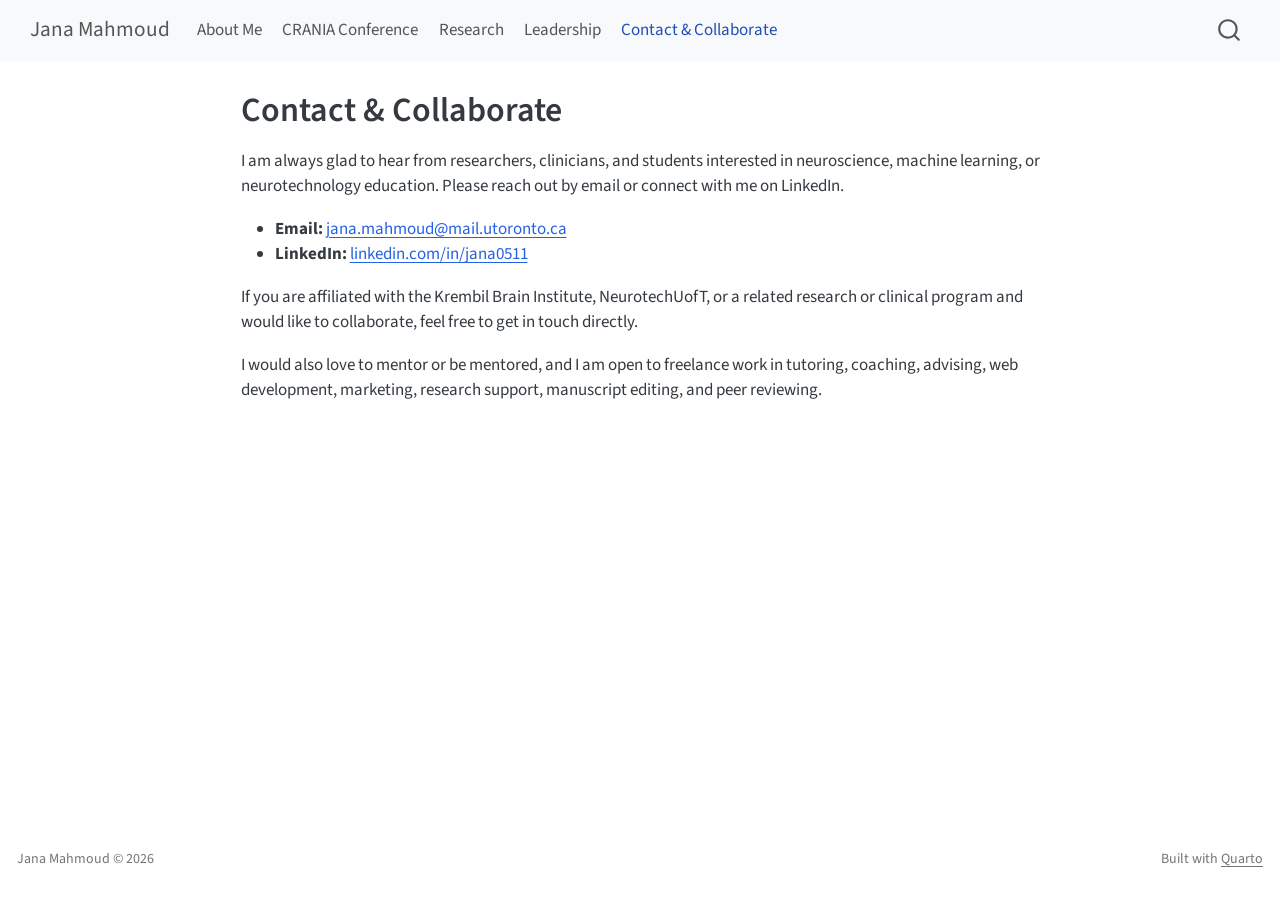
<file: docs/contact.html>
<!DOCTYPE html>
<html xmlns="http://www.w3.org/1999/xhtml" lang="en" xml:lang="en"><head>

<meta charset="utf-8">
<meta name="generator" content="quarto-1.9.38">

<meta name="viewport" content="width=device-width, initial-scale=1.0, user-scalable=yes">


<title>Contact &amp; Collaborate – Jana Mahmoud</title>
<style>
/* Default styles provided by pandoc.
** See https://pandoc.org/MANUAL.html#variables-for-html for config info.
*/
code{white-space: pre-wrap;}
span.smallcaps{font-variant: small-caps;}
div.columns{display: flex; gap: min(4vw, 1.5em);}
div.column{flex: auto; overflow-x: auto;}
div.hanging-indent{margin-left: 1.5em; text-indent: -1.5em;}
ul.task-list{list-style: none;}
ul.task-list li input[type="checkbox"] {
  width: 0.8em;
  margin: 0 0.8em 0.2em -1em; /* quarto-specific, see https://github.com/quarto-dev/quarto-cli/issues/4556 */ 
  vertical-align: middle;
}
</style>


<script src="site_libs/quarto-nav/quarto-nav.js"></script>
<script src="site_libs/quarto-nav/headroom.min.js"></script>
<script src="site_libs/clipboard/clipboard.min.js"></script>
<script src="site_libs/quarto-search/autocomplete.umd.js"></script>
<script src="site_libs/quarto-search/fuse.min.js"></script>
<script src="site_libs/quarto-search/quarto-search.js"></script>
<meta name="quarto:offset" content="./">
<script src="site_libs/quarto-html/quarto.js" type="module"></script>
<script src="site_libs/quarto-html/tabsets/tabsets.js" type="module"></script>
<script src="site_libs/quarto-html/popper.min.js"></script>
<script src="site_libs/quarto-html/tippy.umd.min.js"></script>
<script src="site_libs/quarto-html/anchor.min.js"></script>
<link href="site_libs/quarto-html/tippy.css" rel="stylesheet">
<link href="site_libs/quarto-html/quarto-syntax-highlighting-15634bcf2e68342d4ad2dfa704d543f6.css" rel="stylesheet" id="quarto-text-highlighting-styles">
<script src="site_libs/bootstrap/bootstrap.min.js"></script>
<link href="site_libs/bootstrap/bootstrap-icons.css" rel="stylesheet">
<link href="site_libs/bootstrap/bootstrap-46941449b6866cdf6bbd6877005ab7e7.min.css" rel="stylesheet" append-hash="true" id="quarto-bootstrap" data-mode="light">
<script id="quarto-search-options" type="application/json">{
  "location": "navbar",
  "copy-button": false,
  "collapse-after": 3,
  "panel-placement": "end",
  "type": "overlay",
  "limit": 50,
  "keyboard-shortcut": [
    "f",
    "/",
    "s"
  ],
  "show-item-context": false,
  "language": {
    "search-no-results-text": "No results",
    "search-matching-documents-text": "matching documents",
    "search-copy-link-title": "Copy link to search",
    "search-hide-matches-text": "Hide additional matches",
    "search-more-match-text": "more match in this document",
    "search-more-matches-text": "more matches in this document",
    "search-clear-button-title": "Clear",
    "search-text-placeholder": "",
    "search-detached-cancel-button-title": "Cancel",
    "search-submit-button-title": "Submit",
    "search-label": "Search"
  }
}</script>


<link rel="stylesheet" href="styles_v2.css">
</head>

<body class="nav-fixed fullcontent quarto-light">

<div id="quarto-search-results"></div>
  <header id="quarto-header" class="headroom fixed-top">
    <nav class="navbar navbar-expand-lg " data-bs-theme="dark">
      <div class="navbar-container container-fluid">
      <div class="navbar-brand-container mx-auto">
    <a class="navbar-brand" href="./index.html">
    <span class="navbar-title">Jana Mahmoud</span>
    </a>
  </div>
            <div id="quarto-search" class="" title="Search"></div>
          <button class="navbar-toggler" type="button" data-bs-toggle="collapse" data-bs-target="#navbarCollapse" aria-controls="navbarCollapse" role="menu" aria-expanded="false" aria-label="Toggle navigation" onclick="if (window.quartoToggleHeadroom) { window.quartoToggleHeadroom(); }">
  <span class="navbar-toggler-icon"></span>
</button>
          <div class="collapse navbar-collapse" id="navbarCollapse">
            <ul class="navbar-nav navbar-nav-scroll me-auto">
  <li class="nav-item">
    <a class="nav-link" href="./index.html"> 
<span class="menu-text">About Me</span></a>
  </li>  
  <li class="nav-item">
    <a class="nav-link" href="./crania.html"> 
<span class="menu-text">CRANIA Conference</span></a>
  </li>  
  <li class="nav-item">
    <a class="nav-link" href="./research.html"> 
<span class="menu-text">Research</span></a>
  </li>  
  <li class="nav-item">
    <a class="nav-link" href="./leadership.html"> 
<span class="menu-text">Leadership</span></a>
  </li>  
  <li class="nav-item">
    <a class="nav-link active" href="./contact.html" aria-current="page"> 
<span class="menu-text">Contact &amp; Collaborate</span></a>
  </li>  
</ul>
          </div> <!-- /navcollapse -->
            <div class="quarto-navbar-tools">
</div>
      </div> <!-- /container-fluid -->
    </nav>
</header>
<!-- content -->
<div id="quarto-content" class="quarto-container page-columns page-rows-contents page-layout-article page-navbar">
<!-- sidebar -->
<!-- margin-sidebar -->
    
<!-- main -->
<main class="content" id="quarto-document-content">

<header id="title-block-header" class="quarto-title-block default">
<div class="quarto-title">
<h1 class="title">Contact &amp; Collaborate</h1>
</div>



<div class="quarto-title-meta">

    
  
    
  </div>
  


</header>


<p>I am always glad to hear from researchers, clinicians, and students interested in neuroscience, machine learning, or neurotechnology education. Please reach out by email or connect with me on LinkedIn.</p>
<ul>
<li><strong>Email:</strong> <a href="mailto:jana.mahmoud@mail.utoronto.ca">jana.mahmoud@mail.utoronto.ca</a></li>
<li><strong>LinkedIn:</strong> <a href="https://linkedin.com/in/jana0511">linkedin.com/in/jana0511</a></li>
</ul>
<p>If you are affiliated with the Krembil Brain Institute, NeurotechUofT, or a related research or clinical program and would like to collaborate, feel free to get in touch directly.</p>
<p>I would also love to mentor or be mentored, and I am open to freelance work in tutoring, coaching, advising, web development, marketing, research support, manuscript editing, and peer reviewing.</p>



</main> <!-- /main -->
<script id="quarto-html-after-body" type="application/javascript">
  window.document.addEventListener("DOMContentLoaded", function (event) {
    const icon = "";
    const anchorJS = new window.AnchorJS();
    anchorJS.options = {
      placement: 'right',
      icon: icon
    };
    anchorJS.add('.anchored');
    const isCodeAnnotation = (el) => {
      for (const clz of el.classList) {
        if (clz.startsWith('code-annotation-')) {                     
          return true;
        }
      }
      return false;
    }
    const onCopySuccess = function(e) {
      // button target
      const button = e.trigger;
      // don't keep focus
      button.blur();
      // flash "checked"
      button.classList.add('code-copy-button-checked');
      var currentTitle = button.getAttribute("title");
      button.setAttribute("title", "Copied!");
      let tooltip;
      if (window.bootstrap) {
        button.setAttribute("data-bs-toggle", "tooltip");
        button.setAttribute("data-bs-placement", "left");
        button.setAttribute("data-bs-title", "Copied!");
        tooltip = new bootstrap.Tooltip(button, 
          { trigger: "manual", 
            customClass: "code-copy-button-tooltip",
            offset: [0, -8]});
        tooltip.show();    
      }
      setTimeout(function() {
        if (tooltip) {
          tooltip.hide();
          button.removeAttribute("data-bs-title");
          button.removeAttribute("data-bs-toggle");
          button.removeAttribute("data-bs-placement");
        }
        button.setAttribute("title", currentTitle);
        button.classList.remove('code-copy-button-checked');
      }, 1000);
      // clear code selection
      e.clearSelection();
    }
    const getTextToCopy = function(trigger) {
      const outerScaffold = trigger.parentElement.cloneNode(true);
      const codeEl = outerScaffold.querySelector('code');
      for (const childEl of codeEl.children) {
        if (isCodeAnnotation(childEl)) {
          childEl.remove();
        }
      }
      return codeEl.innerText;
    }
    const clipboard = new window.ClipboardJS('.code-copy-button:not([data-in-quarto-modal])', {
      text: getTextToCopy
    });
    clipboard.on('success', onCopySuccess);
    if (window.document.getElementById('quarto-embedded-source-code-modal')) {
      const clipboardModal = new window.ClipboardJS('.code-copy-button[data-in-quarto-modal]', {
        text: getTextToCopy,
        container: window.document.getElementById('quarto-embedded-source-code-modal')
      });
      clipboardModal.on('success', onCopySuccess);
    }
      var localhostRegex = new RegExp(/^(?:http|https):\/\/localhost\:?[0-9]*\//);
      var mailtoRegex = new RegExp(/^mailto:/);
        var filterRegex = new RegExp('/' + window.location.host + '/');
      var isInternal = (href) => {
          return filterRegex.test(href) || localhostRegex.test(href) || mailtoRegex.test(href);
      }
      // Inspect non-navigation links and adorn them if external
     var links = window.document.querySelectorAll('a[href]:not(.nav-link):not(.navbar-brand):not(.toc-action):not(.sidebar-link):not(.sidebar-item-toggle):not(.pagination-link):not(.no-external):not([aria-hidden]):not(.dropdown-item):not(.quarto-navigation-tool):not(.about-link)');
      for (var i=0; i<links.length; i++) {
        const link = links[i];
        if (!isInternal(link.href)) {
          // undo the damage that might have been done by quarto-nav.js in the case of
          // links that we want to consider external
          if (link.dataset.originalHref !== undefined) {
            link.href = link.dataset.originalHref;
          }
        }
      }
    function tippyHover(el, contentFn, onTriggerFn, onUntriggerFn) {
      const config = {
        allowHTML: true,
        maxWidth: 500,
        delay: 100,
        arrow: false,
        appendTo: function(el) {
            return el.parentElement;
        },
        interactive: true,
        interactiveBorder: 10,
        theme: 'quarto',
        placement: 'bottom-start',
      };
      if (contentFn) {
        config.content = contentFn;
      }
      if (onTriggerFn) {
        config.onTrigger = onTriggerFn;
      }
      if (onUntriggerFn) {
        config.onUntrigger = onUntriggerFn;
      }
      window.tippy(el, config); 
    }
    const noterefs = window.document.querySelectorAll('a[role="doc-noteref"]');
    for (var i=0; i<noterefs.length; i++) {
      const ref = noterefs[i];
      tippyHover(ref, function() {
        // use id or data attribute instead here
        let href = ref.getAttribute('data-footnote-href') || ref.getAttribute('href');
        try { href = new URL(href).hash; } catch {}
        const id = href.replace(/^#\/?/, "");
        const note = window.document.getElementById(id);
        if (note) {
          return note.innerHTML;
        } else {
          return "";
        }
      });
    }
    const xrefs = window.document.querySelectorAll('a.quarto-xref');
    const processXRef = (id, note) => {
      // Strip column container classes
      const stripColumnClz = (el) => {
        el.classList.remove("page-full", "page-columns");
        if (el.children) {
          for (const child of el.children) {
            stripColumnClz(child);
          }
        }
      }
      stripColumnClz(note)
      if (id === null || id.startsWith('sec-')) {
        // Special case sections, only their first couple elements
        const container = document.createElement("div");
        if (note.children && note.children.length > 2) {
          container.appendChild(note.children[0].cloneNode(true));
          for (let i = 1; i < note.children.length; i++) {
            const child = note.children[i];
            if (child.tagName === "P" && child.innerText === "") {
              continue;
            } else {
              container.appendChild(child.cloneNode(true));
              break;
            }
          }
          if (window.Quarto?.typesetMath) {
            window.Quarto.typesetMath(container);
          }
          return container.innerHTML
        } else {
          if (window.Quarto?.typesetMath) {
            window.Quarto.typesetMath(note);
          }
          return note.innerHTML;
        }
      } else {
        // Remove any anchor links if they are present
        const anchorLink = note.querySelector('a.anchorjs-link');
        if (anchorLink) {
          anchorLink.remove();
        }
        if (window.Quarto?.typesetMath) {
          window.Quarto.typesetMath(note);
        }
        if (note.classList.contains("callout")) {
          return note.outerHTML;
        } else {
          return note.innerHTML;
        }
      }
    }
    for (var i=0; i<xrefs.length; i++) {
      const xref = xrefs[i];
      tippyHover(xref, undefined, function(instance) {
        instance.disable();
        let url = xref.getAttribute('href');
        let hash = undefined; 
        if (url.startsWith('#')) {
          hash = url;
        } else {
          try { hash = new URL(url).hash; } catch {}
        }
        if (hash) {
          const id = hash.replace(/^#\/?/, "");
          const note = window.document.getElementById(id);
          if (note !== null) {
            try {
              const html = processXRef(id, note.cloneNode(true));
              instance.setContent(html);
            } finally {
              instance.enable();
              instance.show();
            }
          } else {
            // See if we can fetch this
            fetch(url.split('#')[0])
            .then(res => res.text())
            .then(html => {
              const parser = new DOMParser();
              const htmlDoc = parser.parseFromString(html, "text/html");
              const note = htmlDoc.getElementById(id);
              if (note !== null) {
                const html = processXRef(id, note);
                instance.setContent(html);
              } 
            }).finally(() => {
              instance.enable();
              instance.show();
            });
          }
        } else {
          // See if we can fetch a full url (with no hash to target)
          // This is a special case and we should probably do some content thinning / targeting
          fetch(url)
          .then(res => res.text())
          .then(html => {
            const parser = new DOMParser();
            const htmlDoc = parser.parseFromString(html, "text/html");
            const note = htmlDoc.querySelector('main.content');
            if (note !== null) {
              // This should only happen for chapter cross references
              // (since there is no id in the URL)
              // remove the first header
              if (note.children.length > 0 && note.children[0].tagName === "HEADER") {
                note.children[0].remove();
              }
              const html = processXRef(null, note);
              instance.setContent(html);
            } 
          }).finally(() => {
            instance.enable();
            instance.show();
          });
        }
      }, function(instance) {
      });
    }
        let selectedAnnoteEl;
        const selectorForAnnotation = ( cell, annotation) => {
          let cellAttr = 'data-code-cell="' + cell + '"';
          let lineAttr = 'data-code-annotation="' +  annotation + '"';
          const selector = 'span[' + cellAttr + '][' + lineAttr + ']';
          return selector;
        }
        const selectCodeLines = (annoteEl) => {
          const doc = window.document;
          const targetCell = annoteEl.getAttribute("data-target-cell");
          const targetAnnotation = annoteEl.getAttribute("data-target-annotation");
          const annoteSpan = window.document.querySelector(selectorForAnnotation(targetCell, targetAnnotation));
          const lines = annoteSpan.getAttribute("data-code-lines").split(",");
          const lineIds = lines.map((line) => {
            return targetCell + "-" + line;
          })
          let top = null;
          let height = null;
          let parent = null;
          if (lineIds.length > 0) {
              //compute the position of the single el (top and bottom and make a div)
              const el = window.document.getElementById(lineIds[0]);
              top = el.offsetTop;
              height = el.offsetHeight;
              parent = el.parentElement.parentElement;
            if (lineIds.length > 1) {
              const lastEl = window.document.getElementById(lineIds[lineIds.length - 1]);
              const bottom = lastEl.offsetTop + lastEl.offsetHeight;
              height = bottom - top;
            }
            if (top !== null && height !== null && parent !== null) {
              // cook up a div (if necessary) and position it 
              let div = window.document.getElementById("code-annotation-line-highlight");
              if (div === null) {
                div = window.document.createElement("div");
                div.setAttribute("id", "code-annotation-line-highlight");
                div.style.position = 'absolute';
                parent.appendChild(div);
              }
              div.style.top = top - 2 + "px";
              div.style.height = height + 4 + "px";
              div.style.left = 0;
              let gutterDiv = window.document.getElementById("code-annotation-line-highlight-gutter");
              if (gutterDiv === null) {
                gutterDiv = window.document.createElement("div");
                gutterDiv.setAttribute("id", "code-annotation-line-highlight-gutter");
                gutterDiv.style.position = 'absolute';
                const codeCell = window.document.getElementById(targetCell);
                const gutter = codeCell.querySelector('.code-annotation-gutter');
                gutter.appendChild(gutterDiv);
              }
              gutterDiv.style.top = top - 2 + "px";
              gutterDiv.style.height = height + 4 + "px";
            }
            selectedAnnoteEl = annoteEl;
          }
        };
        const unselectCodeLines = () => {
          const elementsIds = ["code-annotation-line-highlight", "code-annotation-line-highlight-gutter"];
          elementsIds.forEach((elId) => {
            const div = window.document.getElementById(elId);
            if (div) {
              div.remove();
            }
          });
          selectedAnnoteEl = undefined;
        };
          // Handle positioning of the toggle
      window.addEventListener(
        "resize",
        throttle(() => {
          elRect = undefined;
          if (selectedAnnoteEl) {
            selectCodeLines(selectedAnnoteEl);
          }
        }, 10)
      );
      function throttle(fn, ms) {
      let throttle = false;
      let timer;
        return (...args) => {
          if(!throttle) { // first call gets through
              fn.apply(this, args);
              throttle = true;
          } else { // all the others get throttled
              if(timer) clearTimeout(timer); // cancel #2
              timer = setTimeout(() => {
                fn.apply(this, args);
                timer = throttle = false;
              }, ms);
          }
        };
      }
        // Attach click handler to the DT
        const annoteDls = window.document.querySelectorAll('dt[data-target-cell]');
        for (const annoteDlNode of annoteDls) {
          annoteDlNode.addEventListener('click', (event) => {
            const clickedEl = event.target;
            if (clickedEl !== selectedAnnoteEl) {
              unselectCodeLines();
              const activeEl = window.document.querySelector('dt[data-target-cell].code-annotation-active');
              if (activeEl) {
                activeEl.classList.remove('code-annotation-active');
              }
              selectCodeLines(clickedEl);
              clickedEl.classList.add('code-annotation-active');
            } else {
              // Unselect the line
              unselectCodeLines();
              clickedEl.classList.remove('code-annotation-active');
            }
          });
        }
    const findCites = (el) => {
      const parentEl = el.parentElement;
      if (parentEl) {
        const cites = parentEl.dataset.cites;
        if (cites) {
          return {
            el,
            cites: cites.split(' ')
          };
        } else {
          return findCites(el.parentElement)
        }
      } else {
        return undefined;
      }
    };
    var bibliorefs = window.document.querySelectorAll('a[role="doc-biblioref"]');
    for (var i=0; i<bibliorefs.length; i++) {
      const ref = bibliorefs[i];
      const citeInfo = findCites(ref);
      if (citeInfo) {
        tippyHover(citeInfo.el, function() {
          var popup = window.document.createElement('div');
          citeInfo.cites.forEach(function(cite) {
            var citeDiv = window.document.createElement('div');
            citeDiv.classList.add('hanging-indent');
            citeDiv.classList.add('csl-entry');
            var biblioDiv = window.document.getElementById('ref-' + cite);
            if (biblioDiv) {
              citeDiv.innerHTML = biblioDiv.innerHTML;
            }
            popup.appendChild(citeDiv);
          });
          return popup.innerHTML;
        });
      }
    }
  });
  </script>
</div> <!-- /content -->
<footer class="footer">
  <div class="nav-footer">
    <div class="nav-footer-left">
<p>Jana Mahmoud © 2026</p>
</div>   
    <div class="nav-footer-center">
      &nbsp;
    </div>
    <div class="nav-footer-right">
<p>Built with <a href="https://quarto.org/">Quarto</a></p>
</div>
  </div>
</footer>




</body></html>
</file>
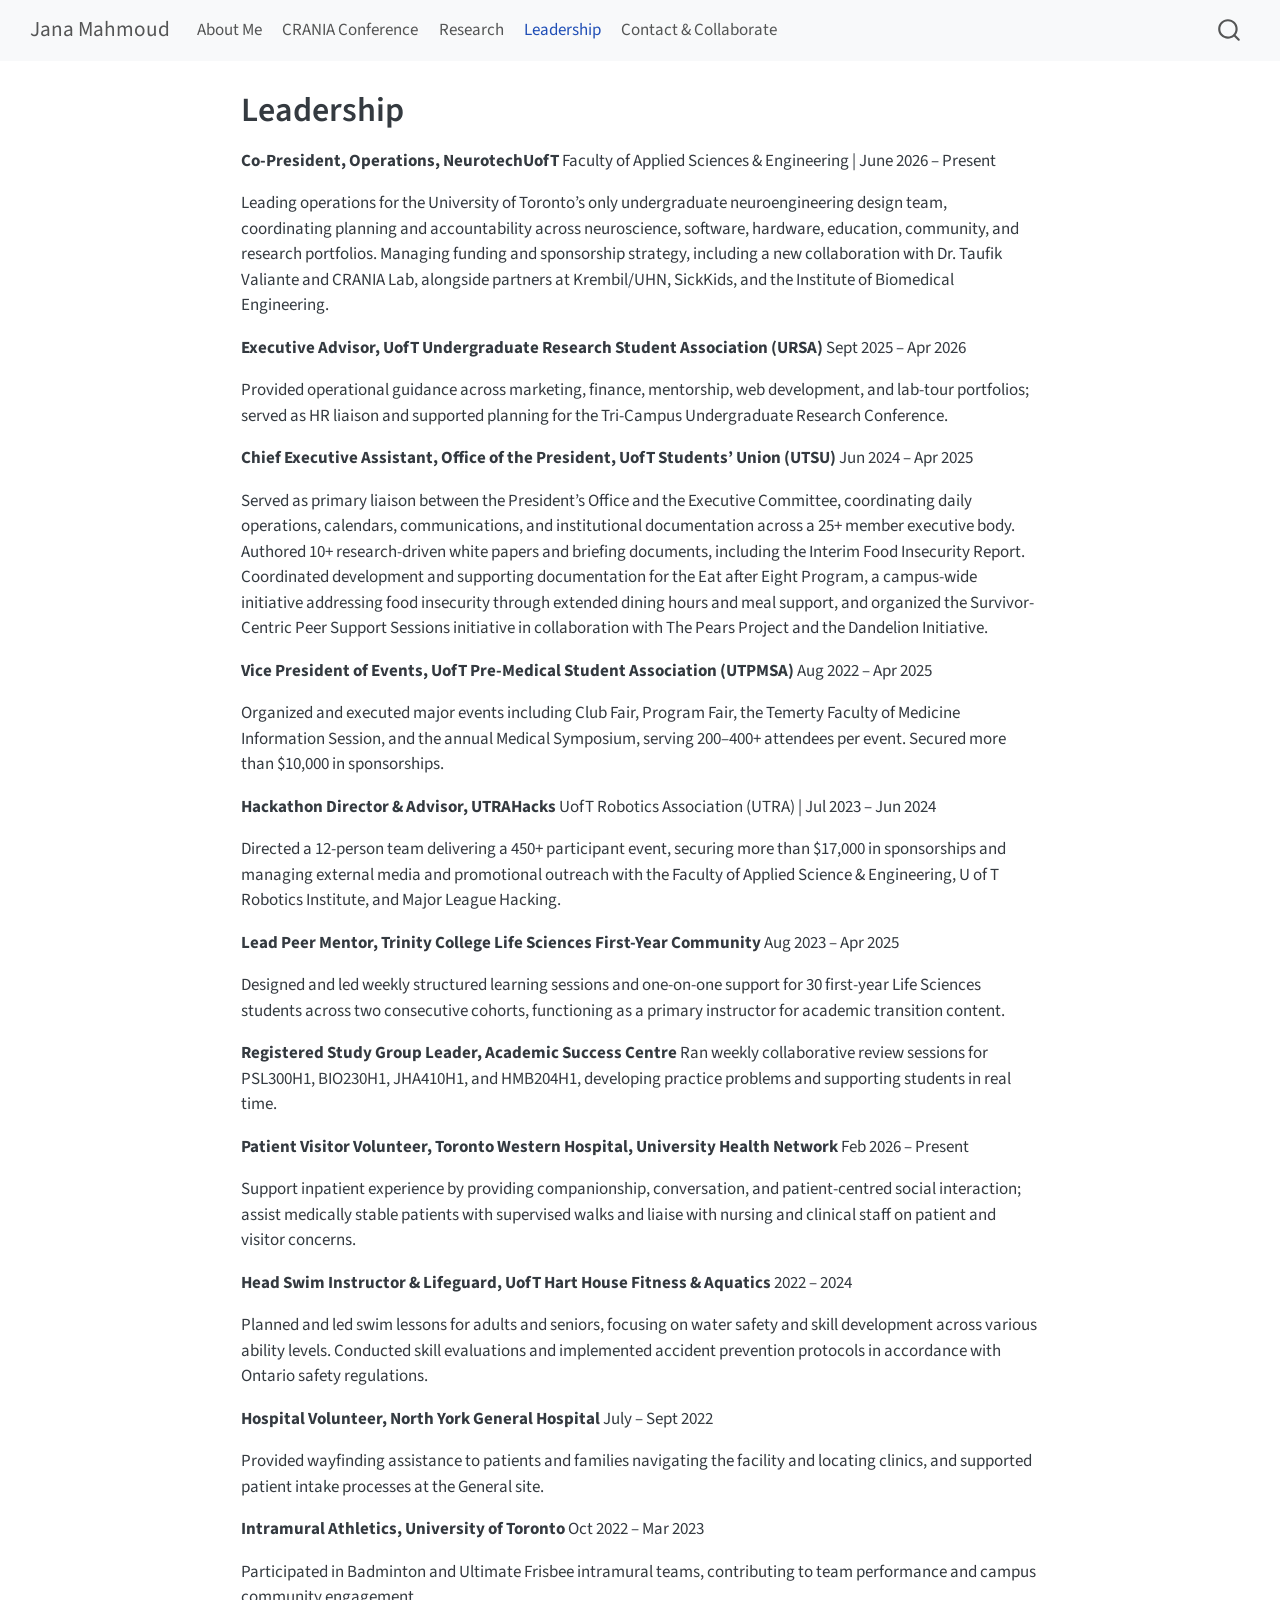
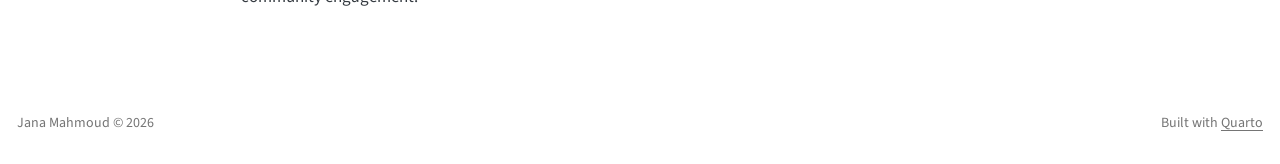
<file: docs/leadership.html>
<!DOCTYPE html>
<html xmlns="http://www.w3.org/1999/xhtml" lang="en" xml:lang="en"><head>

<meta charset="utf-8">
<meta name="generator" content="quarto-1.9.38">

<meta name="viewport" content="width=device-width, initial-scale=1.0, user-scalable=yes">


<title>Leadership – Jana Mahmoud</title>
<style>
/* Default styles provided by pandoc.
** See https://pandoc.org/MANUAL.html#variables-for-html for config info.
*/
code{white-space: pre-wrap;}
span.smallcaps{font-variant: small-caps;}
div.columns{display: flex; gap: min(4vw, 1.5em);}
div.column{flex: auto; overflow-x: auto;}
div.hanging-indent{margin-left: 1.5em; text-indent: -1.5em;}
ul.task-list{list-style: none;}
ul.task-list li input[type="checkbox"] {
  width: 0.8em;
  margin: 0 0.8em 0.2em -1em; /* quarto-specific, see https://github.com/quarto-dev/quarto-cli/issues/4556 */ 
  vertical-align: middle;
}
</style>


<script src="site_libs/quarto-nav/quarto-nav.js"></script>
<script src="site_libs/quarto-nav/headroom.min.js"></script>
<script src="site_libs/clipboard/clipboard.min.js"></script>
<script src="site_libs/quarto-search/autocomplete.umd.js"></script>
<script src="site_libs/quarto-search/fuse.min.js"></script>
<script src="site_libs/quarto-search/quarto-search.js"></script>
<meta name="quarto:offset" content="./">
<script src="site_libs/quarto-html/quarto.js" type="module"></script>
<script src="site_libs/quarto-html/tabsets/tabsets.js" type="module"></script>
<script src="site_libs/quarto-html/popper.min.js"></script>
<script src="site_libs/quarto-html/tippy.umd.min.js"></script>
<script src="site_libs/quarto-html/anchor.min.js"></script>
<link href="site_libs/quarto-html/tippy.css" rel="stylesheet">
<link href="site_libs/quarto-html/quarto-syntax-highlighting-15634bcf2e68342d4ad2dfa704d543f6.css" rel="stylesheet" id="quarto-text-highlighting-styles">
<script src="site_libs/bootstrap/bootstrap.min.js"></script>
<link href="site_libs/bootstrap/bootstrap-icons.css" rel="stylesheet">
<link href="site_libs/bootstrap/bootstrap-46941449b6866cdf6bbd6877005ab7e7.min.css" rel="stylesheet" append-hash="true" id="quarto-bootstrap" data-mode="light">
<script id="quarto-search-options" type="application/json">{
  "location": "navbar",
  "copy-button": false,
  "collapse-after": 3,
  "panel-placement": "end",
  "type": "overlay",
  "limit": 50,
  "keyboard-shortcut": [
    "f",
    "/",
    "s"
  ],
  "show-item-context": false,
  "language": {
    "search-no-results-text": "No results",
    "search-matching-documents-text": "matching documents",
    "search-copy-link-title": "Copy link to search",
    "search-hide-matches-text": "Hide additional matches",
    "search-more-match-text": "more match in this document",
    "search-more-matches-text": "more matches in this document",
    "search-clear-button-title": "Clear",
    "search-text-placeholder": "",
    "search-detached-cancel-button-title": "Cancel",
    "search-submit-button-title": "Submit",
    "search-label": "Search"
  }
}</script>


<link rel="stylesheet" href="styles_v2.css">
</head>

<body class="nav-fixed fullcontent quarto-light">

<div id="quarto-search-results"></div>
  <header id="quarto-header" class="headroom fixed-top">
    <nav class="navbar navbar-expand-lg " data-bs-theme="dark">
      <div class="navbar-container container-fluid">
      <div class="navbar-brand-container mx-auto">
    <a class="navbar-brand" href="./index.html">
    <span class="navbar-title">Jana Mahmoud</span>
    </a>
  </div>
            <div id="quarto-search" class="" title="Search"></div>
          <button class="navbar-toggler" type="button" data-bs-toggle="collapse" data-bs-target="#navbarCollapse" aria-controls="navbarCollapse" role="menu" aria-expanded="false" aria-label="Toggle navigation" onclick="if (window.quartoToggleHeadroom) { window.quartoToggleHeadroom(); }">
  <span class="navbar-toggler-icon"></span>
</button>
          <div class="collapse navbar-collapse" id="navbarCollapse">
            <ul class="navbar-nav navbar-nav-scroll me-auto">
  <li class="nav-item">
    <a class="nav-link" href="./index.html"> 
<span class="menu-text">About Me</span></a>
  </li>  
  <li class="nav-item">
    <a class="nav-link" href="./crania.html"> 
<span class="menu-text">CRANIA Conference</span></a>
  </li>  
  <li class="nav-item">
    <a class="nav-link" href="./research.html"> 
<span class="menu-text">Research</span></a>
  </li>  
  <li class="nav-item">
    <a class="nav-link active" href="./leadership.html" aria-current="page"> 
<span class="menu-text">Leadership</span></a>
  </li>  
  <li class="nav-item">
    <a class="nav-link" href="./contact.html"> 
<span class="menu-text">Contact &amp; Collaborate</span></a>
  </li>  
</ul>
          </div> <!-- /navcollapse -->
            <div class="quarto-navbar-tools">
</div>
      </div> <!-- /container-fluid -->
    </nav>
</header>
<!-- content -->
<div id="quarto-content" class="quarto-container page-columns page-rows-contents page-layout-article page-navbar">
<!-- sidebar -->
<!-- margin-sidebar -->
    
<!-- main -->
<main class="content" id="quarto-document-content">

<header id="title-block-header" class="quarto-title-block default">
<div class="quarto-title">
<h1 class="title">Leadership</h1>
</div>



<div class="quarto-title-meta">

    
  
    
  </div>
  


</header>


<p><strong>Co-President, Operations, NeurotechUofT</strong> Faculty of Applied Sciences &amp; Engineering | June 2026 – Present</p>
<p>Leading operations for the University of Toronto’s only undergraduate neuroengineering design team, coordinating planning and accountability across neuroscience, software, hardware, education, community, and research portfolios. Managing funding and sponsorship strategy, including a new collaboration with Dr.&nbsp;Taufik Valiante and CRANIA Lab, alongside partners at Krembil/UHN, SickKids, and the Institute of Biomedical Engineering.</p>
<p><strong>Executive Advisor, UofT Undergraduate Research Student Association (URSA)</strong> Sept 2025 – Apr 2026</p>
<p>Provided operational guidance across marketing, finance, mentorship, web development, and lab-tour portfolios; served as HR liaison and supported planning for the Tri-Campus Undergraduate Research Conference.</p>
<p><strong>Chief Executive Assistant, Office of the President, UofT Students’ Union (UTSU)</strong> Jun 2024 – Apr 2025</p>
<p>Served as primary liaison between the President’s Office and the Executive Committee, coordinating daily operations, calendars, communications, and institutional documentation across a 25+ member executive body. Authored 10+ research-driven white papers and briefing documents, including the Interim Food Insecurity Report. Coordinated development and supporting documentation for the Eat after Eight Program, a campus-wide initiative addressing food insecurity through extended dining hours and meal support, and organized the Survivor-Centric Peer Support Sessions initiative in collaboration with The Pears Project and the Dandelion Initiative.</p>
<p><strong>Vice President of Events, UofT Pre-Medical Student Association (UTPMSA)</strong> Aug 2022 – Apr 2025</p>
<p>Organized and executed major events including Club Fair, Program Fair, the Temerty Faculty of Medicine Information Session, and the annual Medical Symposium, serving 200–400+ attendees per event. Secured more than $10,000 in sponsorships.</p>
<p><strong>Hackathon Director &amp; Advisor, UTRAHacks</strong> UofT Robotics Association (UTRA) | Jul 2023 – Jun 2024</p>
<p>Directed a 12-person team delivering a 450+ participant event, securing more than $17,000 in sponsorships and managing external media and promotional outreach with the Faculty of Applied Science &amp; Engineering, U of T Robotics Institute, and Major League Hacking.</p>
<p><strong>Lead Peer Mentor, Trinity College Life Sciences First-Year Community</strong> Aug 2023 – Apr 2025</p>
<p>Designed and led weekly structured learning sessions and one-on-one support for 30 first-year Life Sciences students across two consecutive cohorts, functioning as a primary instructor for academic transition content.</p>
<p><strong>Registered Study Group Leader, Academic Success Centre</strong> Ran weekly collaborative review sessions for PSL300H1, BIO230H1, JHA410H1, and HMB204H1, developing practice problems and supporting students in real time.</p>
<p><strong>Patient Visitor Volunteer, Toronto Western Hospital, University Health Network</strong> Feb 2026 – Present</p>
<p>Support inpatient experience by providing companionship, conversation, and patient-centred social interaction; assist medically stable patients with supervised walks and liaise with nursing and clinical staff on patient and visitor concerns.</p>
<p><strong>Head Swim Instructor &amp; Lifeguard, UofT Hart House Fitness &amp; Aquatics</strong> 2022 – 2024</p>
<p>Planned and led swim lessons for adults and seniors, focusing on water safety and skill development across various ability levels. Conducted skill evaluations and implemented accident prevention protocols in accordance with Ontario safety regulations.</p>
<p><strong>Hospital Volunteer, North York General Hospital</strong> July – Sept 2022</p>
<p>Provided wayfinding assistance to patients and families navigating the facility and locating clinics, and supported patient intake processes at the General site.</p>
<p><strong>Intramural Athletics, University of Toronto</strong> Oct 2022 – Mar 2023</p>
<p>Participated in Badminton and Ultimate Frisbee intramural teams, contributing to team performance and campus community engagement.</p>



</main> <!-- /main -->
<script id="quarto-html-after-body" type="application/javascript">
  window.document.addEventListener("DOMContentLoaded", function (event) {
    const icon = "";
    const anchorJS = new window.AnchorJS();
    anchorJS.options = {
      placement: 'right',
      icon: icon
    };
    anchorJS.add('.anchored');
    const isCodeAnnotation = (el) => {
      for (const clz of el.classList) {
        if (clz.startsWith('code-annotation-')) {                     
          return true;
        }
      }
      return false;
    }
    const onCopySuccess = function(e) {
      // button target
      const button = e.trigger;
      // don't keep focus
      button.blur();
      // flash "checked"
      button.classList.add('code-copy-button-checked');
      var currentTitle = button.getAttribute("title");
      button.setAttribute("title", "Copied!");
      let tooltip;
      if (window.bootstrap) {
        button.setAttribute("data-bs-toggle", "tooltip");
        button.setAttribute("data-bs-placement", "left");
        button.setAttribute("data-bs-title", "Copied!");
        tooltip = new bootstrap.Tooltip(button, 
          { trigger: "manual", 
            customClass: "code-copy-button-tooltip",
            offset: [0, -8]});
        tooltip.show();    
      }
      setTimeout(function() {
        if (tooltip) {
          tooltip.hide();
          button.removeAttribute("data-bs-title");
          button.removeAttribute("data-bs-toggle");
          button.removeAttribute("data-bs-placement");
        }
        button.setAttribute("title", currentTitle);
        button.classList.remove('code-copy-button-checked');
      }, 1000);
      // clear code selection
      e.clearSelection();
    }
    const getTextToCopy = function(trigger) {
      const outerScaffold = trigger.parentElement.cloneNode(true);
      const codeEl = outerScaffold.querySelector('code');
      for (const childEl of codeEl.children) {
        if (isCodeAnnotation(childEl)) {
          childEl.remove();
        }
      }
      return codeEl.innerText;
    }
    const clipboard = new window.ClipboardJS('.code-copy-button:not([data-in-quarto-modal])', {
      text: getTextToCopy
    });
    clipboard.on('success', onCopySuccess);
    if (window.document.getElementById('quarto-embedded-source-code-modal')) {
      const clipboardModal = new window.ClipboardJS('.code-copy-button[data-in-quarto-modal]', {
        text: getTextToCopy,
        container: window.document.getElementById('quarto-embedded-source-code-modal')
      });
      clipboardModal.on('success', onCopySuccess);
    }
      var localhostRegex = new RegExp(/^(?:http|https):\/\/localhost\:?[0-9]*\//);
      var mailtoRegex = new RegExp(/^mailto:/);
        var filterRegex = new RegExp('/' + window.location.host + '/');
      var isInternal = (href) => {
          return filterRegex.test(href) || localhostRegex.test(href) || mailtoRegex.test(href);
      }
      // Inspect non-navigation links and adorn them if external
     var links = window.document.querySelectorAll('a[href]:not(.nav-link):not(.navbar-brand):not(.toc-action):not(.sidebar-link):not(.sidebar-item-toggle):not(.pagination-link):not(.no-external):not([aria-hidden]):not(.dropdown-item):not(.quarto-navigation-tool):not(.about-link)');
      for (var i=0; i<links.length; i++) {
        const link = links[i];
        if (!isInternal(link.href)) {
          // undo the damage that might have been done by quarto-nav.js in the case of
          // links that we want to consider external
          if (link.dataset.originalHref !== undefined) {
            link.href = link.dataset.originalHref;
          }
        }
      }
    function tippyHover(el, contentFn, onTriggerFn, onUntriggerFn) {
      const config = {
        allowHTML: true,
        maxWidth: 500,
        delay: 100,
        arrow: false,
        appendTo: function(el) {
            return el.parentElement;
        },
        interactive: true,
        interactiveBorder: 10,
        theme: 'quarto',
        placement: 'bottom-start',
      };
      if (contentFn) {
        config.content = contentFn;
      }
      if (onTriggerFn) {
        config.onTrigger = onTriggerFn;
      }
      if (onUntriggerFn) {
        config.onUntrigger = onUntriggerFn;
      }
      window.tippy(el, config); 
    }
    const noterefs = window.document.querySelectorAll('a[role="doc-noteref"]');
    for (var i=0; i<noterefs.length; i++) {
      const ref = noterefs[i];
      tippyHover(ref, function() {
        // use id or data attribute instead here
        let href = ref.getAttribute('data-footnote-href') || ref.getAttribute('href');
        try { href = new URL(href).hash; } catch {}
        const id = href.replace(/^#\/?/, "");
        const note = window.document.getElementById(id);
        if (note) {
          return note.innerHTML;
        } else {
          return "";
        }
      });
    }
    const xrefs = window.document.querySelectorAll('a.quarto-xref');
    const processXRef = (id, note) => {
      // Strip column container classes
      const stripColumnClz = (el) => {
        el.classList.remove("page-full", "page-columns");
        if (el.children) {
          for (const child of el.children) {
            stripColumnClz(child);
          }
        }
      }
      stripColumnClz(note)
      if (id === null || id.startsWith('sec-')) {
        // Special case sections, only their first couple elements
        const container = document.createElement("div");
        if (note.children && note.children.length > 2) {
          container.appendChild(note.children[0].cloneNode(true));
          for (let i = 1; i < note.children.length; i++) {
            const child = note.children[i];
            if (child.tagName === "P" && child.innerText === "") {
              continue;
            } else {
              container.appendChild(child.cloneNode(true));
              break;
            }
          }
          if (window.Quarto?.typesetMath) {
            window.Quarto.typesetMath(container);
          }
          return container.innerHTML
        } else {
          if (window.Quarto?.typesetMath) {
            window.Quarto.typesetMath(note);
          }
          return note.innerHTML;
        }
      } else {
        // Remove any anchor links if they are present
        const anchorLink = note.querySelector('a.anchorjs-link');
        if (anchorLink) {
          anchorLink.remove();
        }
        if (window.Quarto?.typesetMath) {
          window.Quarto.typesetMath(note);
        }
        if (note.classList.contains("callout")) {
          return note.outerHTML;
        } else {
          return note.innerHTML;
        }
      }
    }
    for (var i=0; i<xrefs.length; i++) {
      const xref = xrefs[i];
      tippyHover(xref, undefined, function(instance) {
        instance.disable();
        let url = xref.getAttribute('href');
        let hash = undefined; 
        if (url.startsWith('#')) {
          hash = url;
        } else {
          try { hash = new URL(url).hash; } catch {}
        }
        if (hash) {
          const id = hash.replace(/^#\/?/, "");
          const note = window.document.getElementById(id);
          if (note !== null) {
            try {
              const html = processXRef(id, note.cloneNode(true));
              instance.setContent(html);
            } finally {
              instance.enable();
              instance.show();
            }
          } else {
            // See if we can fetch this
            fetch(url.split('#')[0])
            .then(res => res.text())
            .then(html => {
              const parser = new DOMParser();
              const htmlDoc = parser.parseFromString(html, "text/html");
              const note = htmlDoc.getElementById(id);
              if (note !== null) {
                const html = processXRef(id, note);
                instance.setContent(html);
              } 
            }).finally(() => {
              instance.enable();
              instance.show();
            });
          }
        } else {
          // See if we can fetch a full url (with no hash to target)
          // This is a special case and we should probably do some content thinning / targeting
          fetch(url)
          .then(res => res.text())
          .then(html => {
            const parser = new DOMParser();
            const htmlDoc = parser.parseFromString(html, "text/html");
            const note = htmlDoc.querySelector('main.content');
            if (note !== null) {
              // This should only happen for chapter cross references
              // (since there is no id in the URL)
              // remove the first header
              if (note.children.length > 0 && note.children[0].tagName === "HEADER") {
                note.children[0].remove();
              }
              const html = processXRef(null, note);
              instance.setContent(html);
            } 
          }).finally(() => {
            instance.enable();
            instance.show();
          });
        }
      }, function(instance) {
      });
    }
        let selectedAnnoteEl;
        const selectorForAnnotation = ( cell, annotation) => {
          let cellAttr = 'data-code-cell="' + cell + '"';
          let lineAttr = 'data-code-annotation="' +  annotation + '"';
          const selector = 'span[' + cellAttr + '][' + lineAttr + ']';
          return selector;
        }
        const selectCodeLines = (annoteEl) => {
          const doc = window.document;
          const targetCell = annoteEl.getAttribute("data-target-cell");
          const targetAnnotation = annoteEl.getAttribute("data-target-annotation");
          const annoteSpan = window.document.querySelector(selectorForAnnotation(targetCell, targetAnnotation));
          const lines = annoteSpan.getAttribute("data-code-lines").split(",");
          const lineIds = lines.map((line) => {
            return targetCell + "-" + line;
          })
          let top = null;
          let height = null;
          let parent = null;
          if (lineIds.length > 0) {
              //compute the position of the single el (top and bottom and make a div)
              const el = window.document.getElementById(lineIds[0]);
              top = el.offsetTop;
              height = el.offsetHeight;
              parent = el.parentElement.parentElement;
            if (lineIds.length > 1) {
              const lastEl = window.document.getElementById(lineIds[lineIds.length - 1]);
              const bottom = lastEl.offsetTop + lastEl.offsetHeight;
              height = bottom - top;
            }
            if (top !== null && height !== null && parent !== null) {
              // cook up a div (if necessary) and position it 
              let div = window.document.getElementById("code-annotation-line-highlight");
              if (div === null) {
                div = window.document.createElement("div");
                div.setAttribute("id", "code-annotation-line-highlight");
                div.style.position = 'absolute';
                parent.appendChild(div);
              }
              div.style.top = top - 2 + "px";
              div.style.height = height + 4 + "px";
              div.style.left = 0;
              let gutterDiv = window.document.getElementById("code-annotation-line-highlight-gutter");
              if (gutterDiv === null) {
                gutterDiv = window.document.createElement("div");
                gutterDiv.setAttribute("id", "code-annotation-line-highlight-gutter");
                gutterDiv.style.position = 'absolute';
                const codeCell = window.document.getElementById(targetCell);
                const gutter = codeCell.querySelector('.code-annotation-gutter');
                gutter.appendChild(gutterDiv);
              }
              gutterDiv.style.top = top - 2 + "px";
              gutterDiv.style.height = height + 4 + "px";
            }
            selectedAnnoteEl = annoteEl;
          }
        };
        const unselectCodeLines = () => {
          const elementsIds = ["code-annotation-line-highlight", "code-annotation-line-highlight-gutter"];
          elementsIds.forEach((elId) => {
            const div = window.document.getElementById(elId);
            if (div) {
              div.remove();
            }
          });
          selectedAnnoteEl = undefined;
        };
          // Handle positioning of the toggle
      window.addEventListener(
        "resize",
        throttle(() => {
          elRect = undefined;
          if (selectedAnnoteEl) {
            selectCodeLines(selectedAnnoteEl);
          }
        }, 10)
      );
      function throttle(fn, ms) {
      let throttle = false;
      let timer;
        return (...args) => {
          if(!throttle) { // first call gets through
              fn.apply(this, args);
              throttle = true;
          } else { // all the others get throttled
              if(timer) clearTimeout(timer); // cancel #2
              timer = setTimeout(() => {
                fn.apply(this, args);
                timer = throttle = false;
              }, ms);
          }
        };
      }
        // Attach click handler to the DT
        const annoteDls = window.document.querySelectorAll('dt[data-target-cell]');
        for (const annoteDlNode of annoteDls) {
          annoteDlNode.addEventListener('click', (event) => {
            const clickedEl = event.target;
            if (clickedEl !== selectedAnnoteEl) {
              unselectCodeLines();
              const activeEl = window.document.querySelector('dt[data-target-cell].code-annotation-active');
              if (activeEl) {
                activeEl.classList.remove('code-annotation-active');
              }
              selectCodeLines(clickedEl);
              clickedEl.classList.add('code-annotation-active');
            } else {
              // Unselect the line
              unselectCodeLines();
              clickedEl.classList.remove('code-annotation-active');
            }
          });
        }
    const findCites = (el) => {
      const parentEl = el.parentElement;
      if (parentEl) {
        const cites = parentEl.dataset.cites;
        if (cites) {
          return {
            el,
            cites: cites.split(' ')
          };
        } else {
          return findCites(el.parentElement)
        }
      } else {
        return undefined;
      }
    };
    var bibliorefs = window.document.querySelectorAll('a[role="doc-biblioref"]');
    for (var i=0; i<bibliorefs.length; i++) {
      const ref = bibliorefs[i];
      const citeInfo = findCites(ref);
      if (citeInfo) {
        tippyHover(citeInfo.el, function() {
          var popup = window.document.createElement('div');
          citeInfo.cites.forEach(function(cite) {
            var citeDiv = window.document.createElement('div');
            citeDiv.classList.add('hanging-indent');
            citeDiv.classList.add('csl-entry');
            var biblioDiv = window.document.getElementById('ref-' + cite);
            if (biblioDiv) {
              citeDiv.innerHTML = biblioDiv.innerHTML;
            }
            popup.appendChild(citeDiv);
          });
          return popup.innerHTML;
        });
      }
    }
  });
  </script>
</div> <!-- /content -->
<footer class="footer">
  <div class="nav-footer">
    <div class="nav-footer-left">
<p>Jana Mahmoud © 2026</p>
</div>   
    <div class="nav-footer-center">
      &nbsp;
    </div>
    <div class="nav-footer-right">
<p>Built with <a href="https://quarto.org/">Quarto</a></p>
</div>
  </div>
</footer>




</body></html>
</file>
<file: docs/site_libs/quarto-html/tippy.css>
.tippy-box[data-animation=fade][data-state=hidden]{opacity:0}[data-tippy-root]{max-width:calc(100vw - 10px)}.tippy-box{position:relative;background-color:#333;color:#fff;border-radius:4px;font-size:14px;line-height:1.4;white-space:normal;outline:0;transition-property:transform,visibility,opacity}.tippy-box[data-placement^=top]>.tippy-arrow{bottom:0}.tippy-box[data-placement^=top]>.tippy-arrow:before{bottom:-7px;left:0;border-width:8px 8px 0;border-top-color:initial;transform-origin:center top}.tippy-box[data-placement^=bottom]>.tippy-arrow{top:0}.tippy-box[data-placement^=bottom]>.tippy-arrow:before{top:-7px;left:0;border-width:0 8px 8px;border-bottom-color:initial;transform-origin:center bottom}.tippy-box[data-placement^=left]>.tippy-arrow{right:0}.tippy-box[data-placement^=left]>.tippy-arrow:before{border-width:8px 0 8px 8px;border-left-color:initial;right:-7px;transform-origin:center left}.tippy-box[data-placement^=right]>.tippy-arrow{left:0}.tippy-box[data-placement^=right]>.tippy-arrow:before{left:-7px;border-width:8px 8px 8px 0;border-right-color:initial;transform-origin:center right}.tippy-box[data-inertia][data-state=visible]{transition-timing-function:cubic-bezier(.54,1.5,.38,1.11)}.tippy-arrow{width:16px;height:16px;color:#333}.tippy-arrow:before{content:"";position:absolute;border-color:transparent;border-style:solid}.tippy-content{position:relative;padding:5px 9px;z-index:1}
</file>
<file: docs/site_libs/quarto-html/quarto-syntax-highlighting-15634bcf2e68342d4ad2dfa704d543f6.css>
/* quarto syntax highlight colors */
:root {
  --quarto-hl-ot-color: #003B4F;
  --quarto-hl-at-color: #657422;
  --quarto-hl-ss-color: #20794D;
  --quarto-hl-an-color: #5E5E5E;
  --quarto-hl-fu-color: #4758AB;
  --quarto-hl-st-color: #20794D;
  --quarto-hl-cf-color: #003B4F;
  --quarto-hl-op-color: #5E5E5E;
  --quarto-hl-er-color: #AD0000;
  --quarto-hl-bn-color: #AD0000;
  --quarto-hl-al-color: #AD0000;
  --quarto-hl-va-color: #111111;
  --quarto-hl-bu-color: inherit;
  --quarto-hl-ex-color: inherit;
  --quarto-hl-pp-color: #AD0000;
  --quarto-hl-in-color: #5E5E5E;
  --quarto-hl-vs-color: #20794D;
  --quarto-hl-wa-color: #5E5E5E;
  --quarto-hl-do-color: #5E5E5E;
  --quarto-hl-im-color: #00769E;
  --quarto-hl-ch-color: #20794D;
  --quarto-hl-dt-color: #AD0000;
  --quarto-hl-fl-color: #AD0000;
  --quarto-hl-co-color: #5E5E5E;
  --quarto-hl-cv-color: #5E5E5E;
  --quarto-hl-cn-color: #8f5902;
  --quarto-hl-sc-color: #5E5E5E;
  --quarto-hl-dv-color: #AD0000;
  --quarto-hl-kw-color: #003B4F;
}

/* other quarto variables */
:root {
  --quarto-font-monospace: SFMono-Regular, Menlo, Monaco, Consolas, "Liberation Mono", "Courier New", monospace;
}

/* syntax highlight based on Pandoc's rules */
pre > code.sourceCode > span {
  color: #003B4F;
}

code.sourceCode > span {
  color: #003B4F;
}

div.sourceCode,
div.sourceCode pre.sourceCode {
  color: #003B4F;
}

/* Normal */
code span {
  color: #003B4F;
}

/* Alert */
code span.al {
  color: #AD0000;
  font-style: inherit;
}

/* Annotation */
code span.an {
  color: #5E5E5E;
  font-style: inherit;
}

/* Attribute */
code span.at {
  color: #657422;
  font-style: inherit;
}

/* BaseN */
code span.bn {
  color: #AD0000;
  font-style: inherit;
}

/* BuiltIn */
code span.bu {
  font-style: inherit;
}

/* ControlFlow */
code span.cf {
  color: #003B4F;
  font-weight: bold;
  font-style: inherit;
}

/* Char */
code span.ch {
  color: #20794D;
  font-style: inherit;
}

/* Constant */
code span.cn {
  color: #8f5902;
  font-style: inherit;
}

/* Comment */
code span.co {
  color: #5E5E5E;
  font-style: inherit;
}

/* CommentVar */
code span.cv {
  color: #5E5E5E;
  font-style: italic;
}

/* Documentation */
code span.do {
  color: #5E5E5E;
  font-style: italic;
}

/* DataType */
code span.dt {
  color: #AD0000;
  font-style: inherit;
}

/* DecVal */
code span.dv {
  color: #AD0000;
  font-style: inherit;
}

/* Error */
code span.er {
  color: #AD0000;
  font-style: inherit;
}

/* Extension */
code span.ex {
  font-style: inherit;
}

/* Float */
code span.fl {
  color: #AD0000;
  font-style: inherit;
}

/* Function */
code span.fu {
  color: #4758AB;
  font-style: inherit;
}

/* Import */
code span.im {
  color: #00769E;
  font-style: inherit;
}

/* Information */
code span.in {
  color: #5E5E5E;
  font-style: inherit;
}

/* Keyword */
code span.kw {
  color: #003B4F;
  font-weight: bold;
  font-style: inherit;
}

/* Operator */
code span.op {
  color: #5E5E5E;
  font-style: inherit;
}

/* Other */
code span.ot {
  color: #003B4F;
  font-style: inherit;
}

/* Preprocessor */
code span.pp {
  color: #AD0000;
  font-style: inherit;
}

/* SpecialChar */
code span.sc {
  color: #5E5E5E;
  font-style: inherit;
}

/* SpecialString */
code span.ss {
  color: #20794D;
  font-style: inherit;
}

/* String */
code span.st {
  color: #20794D;
  font-style: inherit;
}

/* Variable */
code span.va {
  color: #111111;
  font-style: inherit;
}

/* VerbatimString */
code span.vs {
  color: #20794D;
  font-style: inherit;
}

/* Warning */
code span.wa {
  color: #5E5E5E;
  font-style: italic;
}

.prevent-inlining {
  content: "</";
}

/*# sourceMappingURL=f23921c56f73e400b49028c9186a1aa0.css.map */
</file>
<file: docs/styles_v2.css>
/* css styles */

img {
  max-width: 100%;
  height: auto;
}

.about-links {
  display: flex;
  flex-wrap: nowrap;
  gap: 6px;
  justify-content: flex-start;
}

.about-link {
  padding: 0.4rem 0.6rem !important;
  font-size: 0.85rem;
  white-space: nowrap;
}

.about-link-text {
  margin-left: 4px;
}

#quarto-content.quarto-container {
  padding-left: 12px;
  padding-right: 12px;
}

@media (max-width: 767px) {
  .about-links {
    flex-wrap: wrap;
    justify-content: center;
  }
  #quarto-content.quarto-container {
    padding-left: 8px;
    padding-right: 8px;
  }
  .quarto-title-banner,
  .navbar .container-fluid {
    padding-left: 8px;
    padding-right: 8px;
  }
}

.quarto-about-trestles {
  margin-left: -12px;
  margin-right: -12px;
}

@media (max-width: 767px) {
  .quarto-about-trestles {
    margin-left: -8px;
    margin-right: -8px;
  }
}
</file>
